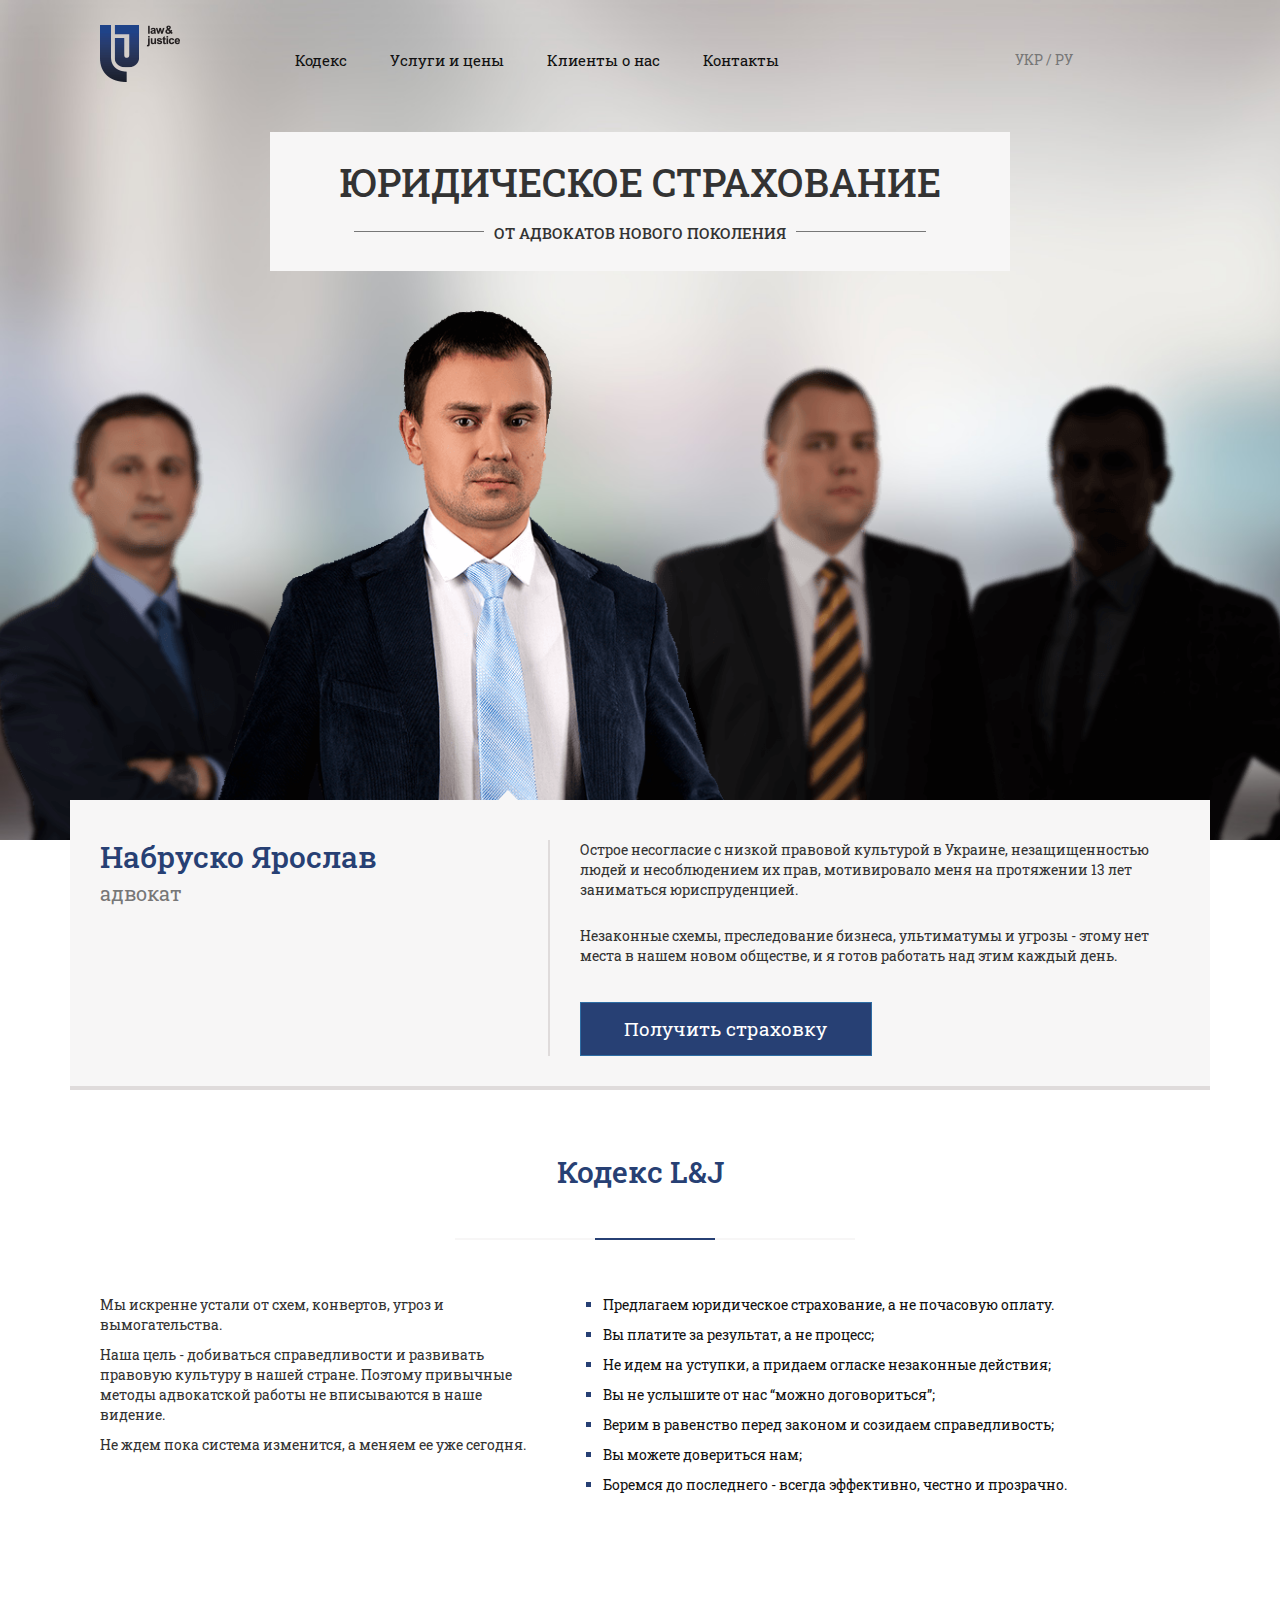
<file: index.html>
<!DOCTYPE html>

<html>
<head>
    <meta charset="utf-8">
    <meta name="viewport" content="width=device-width, initial-scale=1">
    <title>ЮРИДИЧЕСКОЕ СТРАХОВАНИЕ</title>
    <link rel="stylesheet" href="css/bootstrap.min.css">
    <link rel="stylesheet/less" type="text/css" href="css/style.less">
    <link href='https://fonts.googleapis.com/css?family=Roboto+Slab:400,700&subset=cyrillic,latin' rel='stylesheet' type='text/css'>
    <script src="js/less.min.js" type="text/javascript"></script>
</head>

<body>
    <div class="container-fluid"> 
        <div class="container bg">
            <header>
                <nav class="col-md-12 col-lg-12">
                    <div class="nav-header col-md-1">
                        <img src="img/logo.png" class="img-responsive" alt="logo">
                    </div>
                    <ul class="col-xs-12 col-sm-10 col-md-7 col-lg-7 col-md-offset-1 col-lg-offset-1">
                        <li><a href="#">Кодекс</a></li>
                        <li><a href="#">Услуги и цены</a></li>
                        <li><a href="#">Клиенты о нас</a></li>
                        <li><a href="#">Контакты</a></li>
                    </ul>
                    <div class="leng hidden-xs col-sm-2 col-md-1 col-md-offset-2 col-lg-1 col-lg-offset-1  text-uppercase">
                        <a href="#">укр</a> 
                        <a href="#">/ ру</a>
                    </div>
                </nav>
                <div class="title col-xs-12 col-sm-12 col-md-8 col-md-offset-2 col-lg-8 col-lg-offset-2">
                    <h1 class="col-xs-12 col-sm-12 col-md-12 col-lg-12 text-uppercase">Юридическое страхование <br><span id="line-1"></span><span>от адвокатов нового поколения</span><span id="line-2"></span>
                    </h1>
                </div> 
            </header>
            <div class="img col-xs-12 col-sm-12 col-md-12 col-lg-12">                
                <img src="img/foto.png" class="img-responsive" alt="lawers"><!-- banner photo -->
            </div>
        </div>   
    </div>                   
    <div class="container info">
        <article class="insurance col-xs-12 col-sm-12 col-md-12 col-lg-12">
            <section class="col-xs-12 col-sm-12 col-md-5 col-lg-5">
                <h2>Набруско Ярослав <br><small>адвокат</small></h2>
            </section>
            <section class="name col-xs-12 col-sm-12 col-md-7 col-lg-7">
                <p>Острое несогласие с низкой правовой культурой в Украине, незащищенностью людей и несоблюдением их прав, мотивировало меня на протяжении 13 лет заниматься юриспруденцией.</p>
                <p>Незаконные схемы, преследование бизнеса, ультиматумы и угрозы - этому нет места в нашем новом обществе, и я готов работать над этим каждый день.</p>
            <button type="submit" class="btn btn-primary col-xs-6 col-sm-6 col-md-6 col-lg-6">Получить страховку</button>    
            </section>   
        </article>
        <article class="codex col-xs-12 col-sm-12 col-md-12 col-lg-12">
            <h3 class="col-md-4 col-md-offset-4 col-lg-4 col-lg-offset-4">Кодекс L&J</h3>           
            <hr class="col-md-4 col-md-offset-4 col-lg-4 col-lg-offset-4"><!-- decoration -->
            <section class="col-xs-12 col-sm-12 col-md-5 col-lg-5">
                <p>Мы искренне устали от схем, конвертов, угроз и вымогательства.</p>
                <p>Наша цель - добиваться справедливости и развивать правовую культуру в нашей стране. Поэтому привычные методы адвокатской работы не вписываются в наше видение.</p>
                <p>Не ждем пока система изменится, а меняем ее уже сегодня.</p>
            </section>
            <section class="col-xs-12 col-sm-12 col-md-7 col-lg-7">
                <ul>
                    <li><span>Предлагаем юридическое страхование, а не почасовую оплату.</span></li>
                    <li><span>Вы платите за результат, а не процесс;</span></li>
                    <li><span>Не идем на уступки, а придаем огласке незаконные действия;</span></li>
                    <li><span>Вы не услышите от нас “можно договориться”;</span></li>
                    <li><span>Верим в равенство перед законом и созидаем справедливость;</span></li>
                    <li><span>Вы можете довериться нам;</span></li>
                    <li><span>Боремся до последнего - всегда эффективно, честно и прозрачно.</span></li>
                </ul>
            </section>
        </article>
    </div>
    
</body>
</html>
</file>
